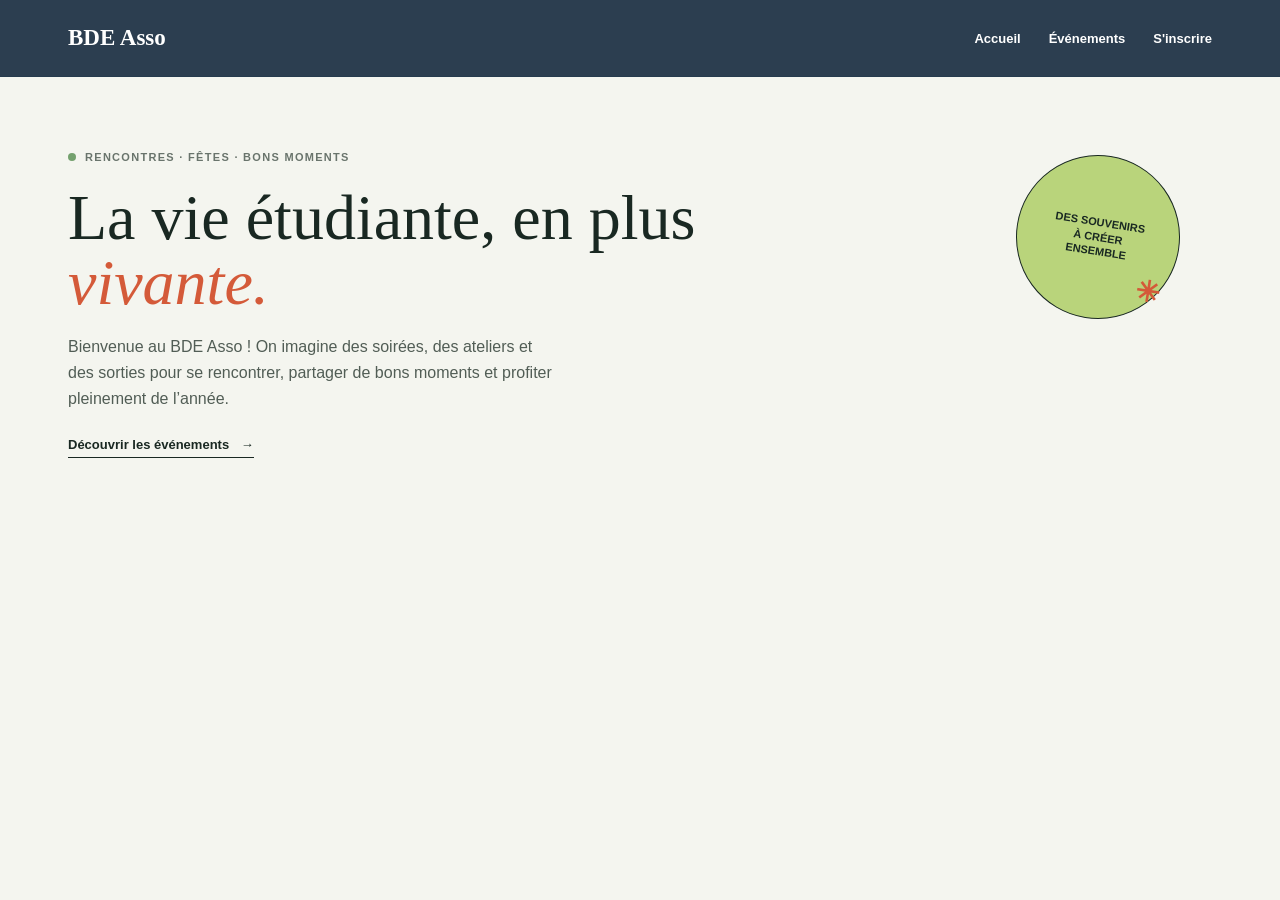
<file: index.html>
<!DOCTYPE html>
<html lang="fr">
<head>
    <meta charset="UTF-8">
    <meta name="viewport" content="width=device-width, initial-scale=1.0">
    <title>BDE Asso - La vie étudiante</title>
    <link rel="stylesheet" href="style.css">
</head>
<body>
    <!-- Navigation -->
    <header>
        <nav class="navbar">
            <div class="logo">BDE Asso</div>
            <ul class="nav-links">
                <li><a href="index.html" aria-current="page">Accueil</a></li>
                <li><a href="event.html">Événements</a></li>
                <li><a href="inscription.html">S'inscrire</a></li>
            </ul>
        </nav>
    </header>


    <main>
        <section id="presentation" class="intro" aria-labelledby="page-title">
            <p class="eyebrow"><span></span> Rencontres · Fêtes · Bons moments</p>
            <h1 id="page-title">La vie étudiante, en plus <span>vivante.</span></h1>
            <p class="intro-copy">Bienvenue au BDE Asso ! On imagine des soirées, des ateliers et des sorties pour se rencontrer, partager de bons moments et profiter pleinement de l’année.</p>
            <a class="text-link" href="event.html">Découvrir les événements <span aria-hidden="true">→</span></a>
            <div class="intro-stamp" aria-label="Des souvenirs à créer ensemble">
                DES SOUVENIRS<br>À CRÉER<br>ENSEMBLE
                <span class="stamp-star" aria-hidden="true">✳</span>
            </div>
        </section>

    </main>

</body>
</html>
</file>
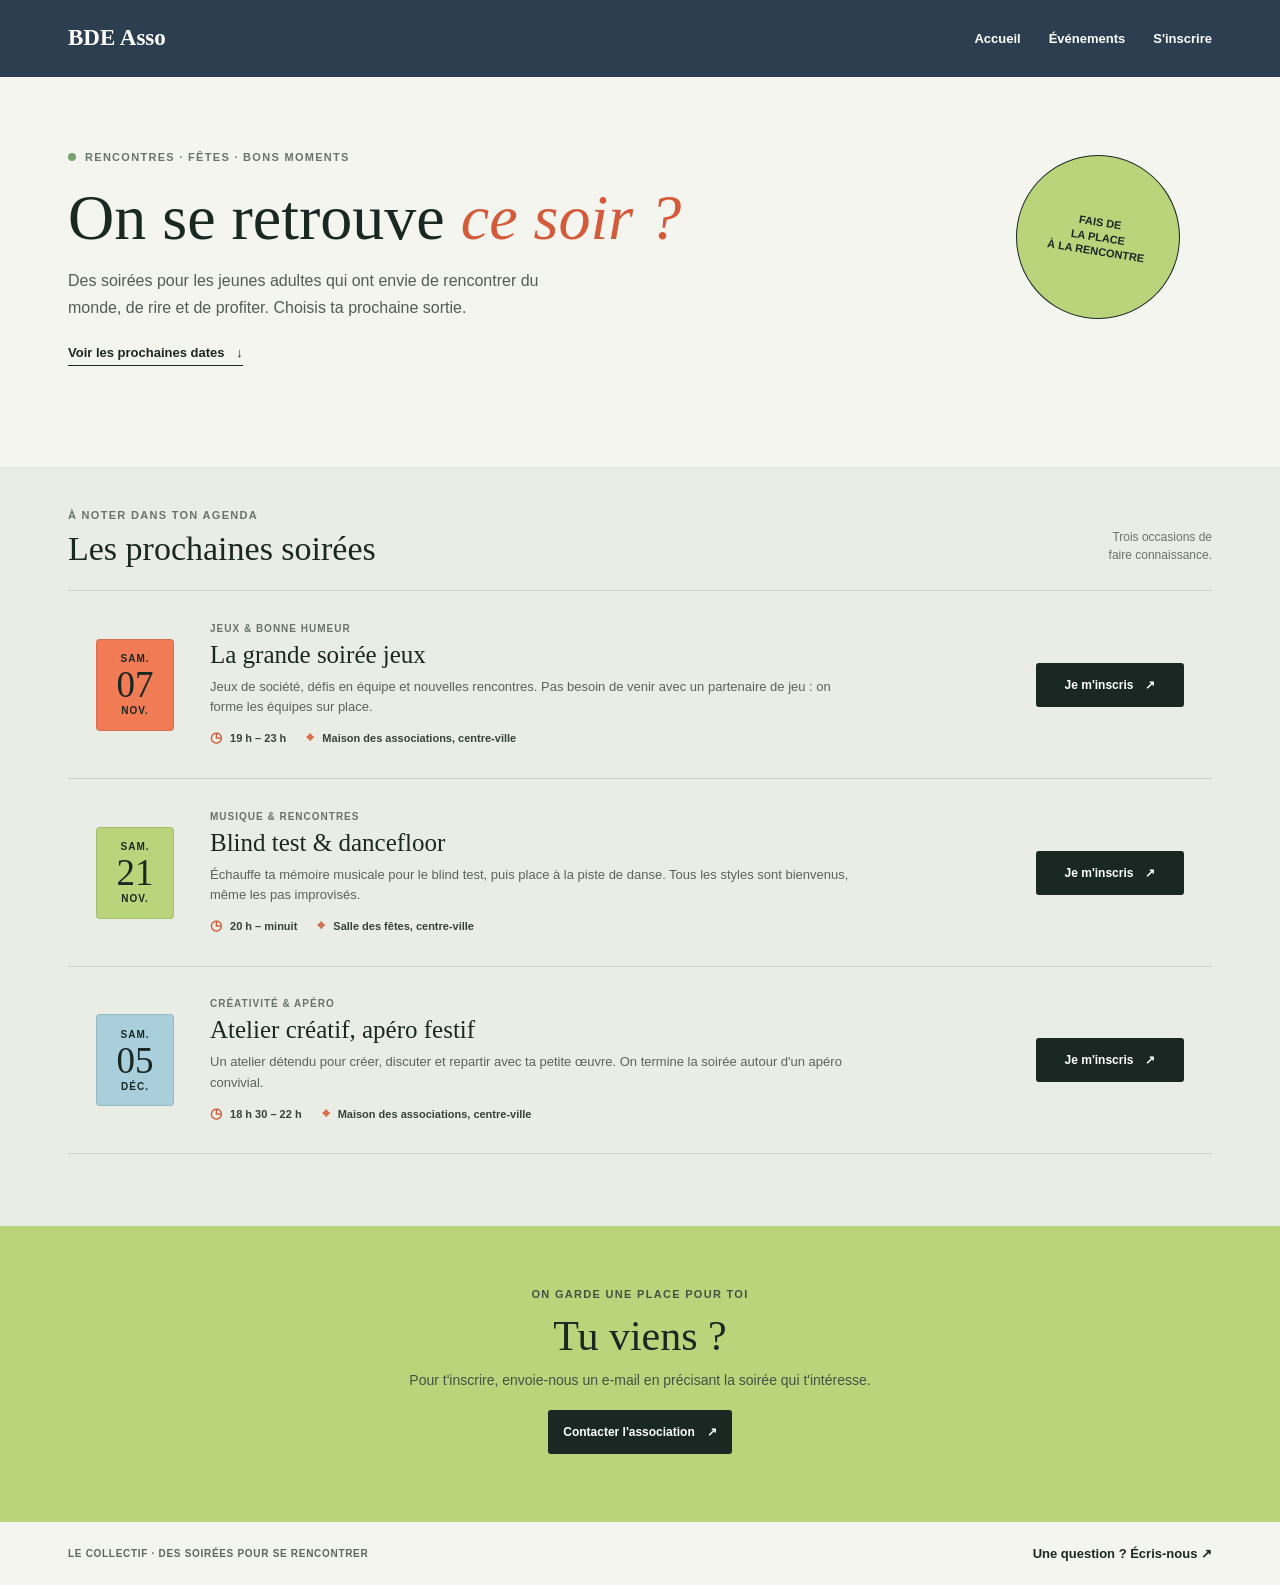
<file: event.html>
<!DOCTYPE html>
<html lang="fr">
<head>
	<meta charset="UTF-8">
	<meta name="viewport" content="width=device-width, initial-scale=1.0">
	<meta name="theme-color" content="#f4f2eb">
	<title>Nos soirées | Le collectif</title>
	<link rel="stylesheet" href="style.css">
</head>
<body>
	<header>
		<nav class="navbar">
			<div class="logo">BDE Asso</div>
			<ul class="nav-links">
				<li><a href="index.html">Accueil</a></li>
				<li><a href="event.html">Événements</a></li>
				<li><a href="inscription.html">S'inscrire</a></li>
			</ul>
		</nav>
	</header>

	<main>
		<section class="intro" id="presentation" aria-labelledby="page-title">
			<p class="eyebrow"><span></span> Rencontres · Fêtes · Bons moments</p>
			<h1 id="page-title">On se retrouve <span>ce soir&nbsp;?</span></h1>
			<p class="intro-copy">Des soirées pour les jeunes adultes qui ont envie de rencontrer du monde, de rire et de profiter. Choisis ta prochaine sortie.</p>
			<a class="text-link" href="#evenements">Voir les prochaines dates <span aria-hidden="true">↓</span></a>
			<div class="intro-stamp" aria-hidden="true">
				<span>FAIS DE<br>LA PLACE<br>À LA RENCONTRE</span>
			</div>
		</section>

		<section class="events" id="evenements" aria-labelledby="events-title">
			<div class="section-heading">
				<div>
					<p class="eyebrow">À noter dans ton agenda</p>
					<h2 id="events-title">Les prochaines soirées</h2>
				</div>
				<p class="section-note">Trois occasions de<br>faire connaissance.</p>
			</div>

			<article class="event event-orange">
				<div class="event-date" aria-label="Samedi 7 novembre 2026">
					<span>SAM.</span>
					<strong>07</strong>
					<span>NOV.</span>
				</div>
				<div class="event-main">
					<p class="event-type">Jeux & bonne humeur</p>
					<h3>La grande soirée jeux</h3>
					<p class="event-description">Jeux de société, défis en équipe et nouvelles rencontres. Pas besoin de venir avec un partenaire de jeu : on forme les équipes sur place.</p>
					<div class="event-details">
						<span><span aria-hidden="true">◷</span> 19 h – 23 h</span>
						<span><span aria-hidden="true">⌖</span> Maison des associations, centre-ville</span>
					</div>
				</div>
				<a class="register-button" href="#inscription">
					Je m'inscris <span aria-hidden="true">↗</span>
				</a>
			</article>

			<article class="event event-green">
				<div class="event-date" aria-label="Samedi 21 novembre 2026">
					<span>SAM.</span>
					<strong>21</strong>
					<span>NOV.</span>
				</div>
				<div class="event-main">
					<p class="event-type">Musique & rencontres</p>
					<h3>Blind test & dancefloor</h3>
					<p class="event-description">Échauffe ta mémoire musicale pour le blind test, puis place à la piste de danse. Tous les styles sont bienvenus, même les pas improvisés.</p>
					<div class="event-details">
						<span><span aria-hidden="true">◷</span> 20 h – minuit</span>
						<span><span aria-hidden="true">⌖</span> Salle des fêtes, centre-ville</span>
					</div>
				</div>
				<a class="register-button" href="#inscription">
					Je m'inscris <span aria-hidden="true">↗</span>
				</a>
			</article>

			<article class="event event-blue">
				<div class="event-date" aria-label="Samedi 5 décembre 2026">
					<span>SAM.</span>
					<strong>05</strong>
					<span>DÉC.</span>
				</div>
				<div class="event-main">
					<p class="event-type">Créativité & apéro</p>
					<h3>Atelier créatif, apéro festif</h3>
					<p class="event-description">Un atelier détendu pour créer, discuter et repartir avec ta petite œuvre. On termine la soirée autour d'un apéro convivial.</p>
					<div class="event-details">
						<span><span aria-hidden="true">◷</span> 18 h 30 – 22 h</span>
						<span><span aria-hidden="true">⌖</span> Maison des associations, centre-ville</span>
					</div>
				</div>
				<a class="register-button" href="#inscription">
					Je m'inscris <span aria-hidden="true">↗</span>
				</a>
			</article>
		</section>

		<section class="signup" id="inscription" aria-labelledby="signup-title">
			<p class="eyebrow">On garde une place pour toi</p>
			<h2 id="signup-title">Tu viens ?</h2>
			<p>Pour t'inscrire, envoie-nous un e-mail en précisant la soirée qui t'intéresse.</p>
			<a class="register-button" href="">
				Contacter l'association <span aria-hidden="true">↗</span>
			</a>
		</section>
	</main>

	<footer class="site-footer">
		<span>LE COLLECTIF · DES SOIRÉES POUR SE RENCONTRER</span>
		<a href="">Une question ? Écris-nous <span aria-hidden="true">↗</span></a>
	</footer>
</body>
</html>
</file>
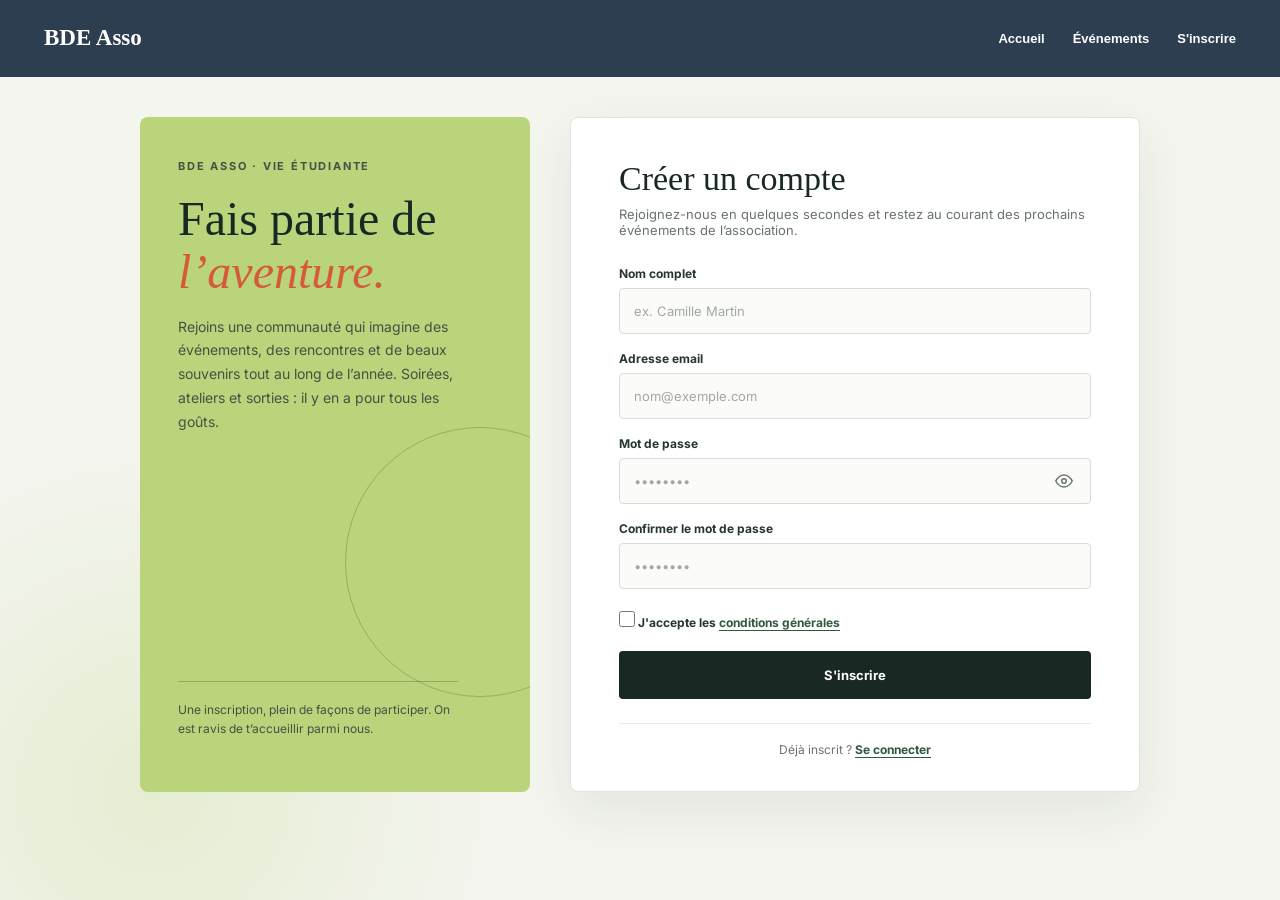
<file: inscription.html>
<!DOCTYPE html>
<html lang="fr">
<head>
    <meta charset="UTF-8">
    <meta name="viewport" content="width=device-width, initial-scale=1.0">
    <title>Créer un compte - Inscription</title>
    <link rel="stylesheet" href="style.css">
    <link rel="preconnect" href="https://fonts.googleapis.com">
    <link rel="preconnect" href="https://fonts.gstatic.com" crossorigin>
    <link href="https://fonts.googleapis.com/css2?family=Inter:wght@400;500;600;700&display=swap" rel="stylesheet">
    <style>
       
        *, *::before, *::after {
            box-sizing: border-box;
        }

        body.registration-page {
            /* Retrait de min-width: 1120px */
            min-height: 100vh;
            margin: 0;
            background:
                radial-gradient(circle at 12% 88%, rgba(185, 212, 123, 0.25), transparent 22rem),
                #f4f5ef;
            font-family: "Inter", "Trebuchet MS", Arial, sans-serif;
        }

        .registration-header {
            border-bottom: 1px solid #263b4e;
            background: #2c3e50;
        }

        .registration-header .navbar {
            min-height: 76px;
            font-family: "Trebuchet MS", Arial, sans-serif;
            display: flex;
            align-items: center;
            justify-content: space-between;
            padding: 0 24px;
            flex-wrap: wrap;
            gap: 12px;
        }

        /* Conteneur principal fluide */
        .registration-layout {
            display: grid;
            width: 100%;
            max-width: 1040px;
            grid-template-columns: 390px 1fr;
            gap: 40px;
            margin: 40px auto 60px;
            padding: 0 20px;
            align-items: stretch;
        }

        /* Colonne de gauche (bannière verte) */
        .registration-intro {
            position: relative;
            display: flex;
            min-height: 550px;
            flex-direction: column;
            justify-content: space-between;
            overflow: hidden;
            padding: 42px 38px;
            border-radius: 8px;
            background: #b9d47b;
        }

        .registration-intro::after {
            position: absolute;
            right: -85px;
            bottom: 95px;
            width: 270px;
            height: 270px;
            border: 1px solid rgba(25, 40, 34, 0.22);
            border-radius: 50%;
            content: "";
            pointer-events: none;
        }

        .registration-kicker {
            margin: 0;
            color: #435244;
            font-size: 11px;
            font-weight: 700;
            letter-spacing: 1.8px;
            text-transform: uppercase;
        }

        .registration-intro h1 {
            position: relative;
            z-index: 1;
            margin: 20px 0 16px;
            font-family: Georgia, "Times New Roman", serif;
            font-size: clamp(32px, 5vw, 48px);
            font-weight: 400;
            line-height: 1.1;
        }

        .registration-intro h1 span {
            color: #d45a39;
            font-style: italic;
        }

        .registration-intro-copy {
            position: relative;
            z-index: 1;
            max-width: 290px;
            margin: 0;
            color: #435244;
            font-size: 14px;
            line-height: 1.7;
        }

        .registration-note {
            position: relative;
            z-index: 1;
            max-width: 280px;
            padding-top: 18px;
            border-top: 1px solid rgba(25, 40, 34, 0.25);
            color: #435244;
            font-size: 12px;
            line-height: 1.6;
        }

        /* Colonne de droite (formulaire) */
        .registration-card {
            padding: 42px 48px 34px;
            border: 1px solid #e0e4dc;
            border-radius: 8px;
            background: #fff;
            box-shadow: 0 18px 55px rgba(25, 40, 34, 0.08);
        }

        .registration-card h2 {
            margin: 0 0 8px;
            font-family: Georgia, "Times New Roman", serif;
            font-size: clamp(26px, 4vw, 34px);
            font-weight: 400;
        }

        .registration-card > p {
            margin: 0 0 28px;
            color: #69746c;
            font-size: 13px;
        }

        .registration-form .form-group {
            margin-bottom: 17px;
        }

        .registration-form .form-group > label {
            display: block;
            margin-bottom: 7px;
            color: #26372e;
            font-size: 12px;
            font-weight: 700;
        }

        .registration-form .input-wrapper {
            position: relative;
        }

        .registration-form input[type="text"],
        .registration-form input[type="email"],
        .registration-form input[type="password"] {
            width: 100%;
            height: 46px;
            padding: 0 14px;
            border: 1px solid #d9ded5;
            border-radius: 4px;
            outline: none;
            background: #fbfcf9;
            color: #192822;
            font: inherit;
            font-size: 13px;
            transition: border-color 160ms ease, box-shadow 160ms ease;
        }

        .registration-form input::placeholder {
            color: #a0a9a1;
        }

        .registration-form input:focus {
            border-color: #719264;
            box-shadow: 0 0 0 3px rgba(113, 146, 100, 0.15);
        }

        .registration-form .btn-toggle-password {
            position: absolute;
            top: 50%;
            right: 12px;
            display: grid;
            width: 30px;
            height: 30px;
            place-items: center;
            transform: translateY(-50%);
            border: 0;
            background: transparent;
            color: #69746c;
            cursor: pointer;
        }

        .registration-form .eye-icon {
            width: 18px;
            height: 18px;
        }

        .registration-form .checkbox-group {
            margin-top: 22px;
            margin-bottom: 21px;
        }

        .registration-form .custom-checkbox {
            display: flex;
            align-items: center;
            gap: 10px;
            color: #515d55;
            font-size: 12px;
            cursor: pointer;
        }

        .registration-form .custom-checkbox input {
            width: 16px;
            height: 16px;
            margin: 0;
            accent-color: #26372e;
            flex-shrink: 0;
        }

        .registration-form .label-text a,
        .registration-footer a {
            color: #315841;
            font-weight: 700;
            text-decoration-thickness: 1px;
            text-underline-offset: 3px;
        }

        .registration-form .error-msg {
            display: block;
            min-height: 0;
            color: #b34335;
            font-size: 11px;
        }

        .registration-form .btn-submit {
            display: flex;
            width: 100%;
            height: 48px;
            align-items: center;
            justify-content: center;
            gap: 10px;
            border: 0;
            border-radius: 4px;
            background: #192822;
            color: #fff;
            font: inherit;
            font-size: 13px;
            font-weight: 700;
            cursor: pointer;
            transition: background-color 160ms ease, transform 160ms ease;
        }

        .registration-form .btn-submit:hover {
            transform: translateY(-1px);
            background: #d45a39;
        }

        .registration-form .btn-submit:focus-visible,
        .registration-form .btn-toggle-password:focus-visible,
        .registration-form a:focus-visible,
        .registration-footer a:focus-visible {
            outline: 3px solid #d45a39;
            outline-offset: 3px;
        }

        .registration-success {
            margin-top: 16px;
            padding: 12px 14px;
            border: 1px solid #b9d47b;
            border-radius: 4px;
            background: #f2f7e9;
            color: #315841;
            font-size: 12px;
        }

        .registration-footer {
            margin: 24px 0 0;
            padding-top: 18px;
            border-top: 1px solid #e8ebe5;
            color: #69746c;
            font-size: 12px;
            text-align: center;
        }

        .registration-footer p {
            margin: 0;
        }

        a:focus-visible {
            outline-offset: 3px;
        }

        /* MEDIA QUERIES (RESPONSIVE) */

        /* Tablettes et écrans intermédiaires  */
        @media (max-width: 900px) {
            .registration-layout {
                grid-template-columns: 1fr; /* Passage sur 1 seule colonne */
                max-width: 580px;
                margin: 28px auto 48px;
                gap: 24px;
            }

            .registration-intro {
                min-height: auto;
                gap: 24px;
                padding: 32px 28px;
            }

            .registration-intro-copy,
            .registration-note {
                max-width: 100%;
            }
        }

        /* Mobiles  */
        @media (max-width: 576px) {
            .registration-layout {
                padding: 0 14px;
                margin: 16px auto 32px;
            }

            .registration-card {
                padding: 28px 20px 24px;
            }

            .registration-intro {
                padding: 24px 20px;
            }
        }
    </style>
</head>
<body class="registration-page">
    <header class="registration-header">
        <nav class="navbar">
            <div class="logo">BDE Asso</div>
            <ul class="nav-links">
                <li><a href="index.html">Accueil</a></li>
                <li><a href="event.html">Événements</a></li>
                <li><a href="inscription.html" aria-current="page">S'inscrire</a></li>
            </ul>
        </nav>
    </header>

    <main class="registration-layout">
        <section class="registration-intro" aria-labelledby="registration-title">
            <div>
                <p class="registration-kicker">BDE Asso · Vie étudiante</p>
                <h1 id="registration-title">Fais partie de <span>l’aventure.</span></h1>
                <p class="registration-intro-copy">Rejoins une communauté qui imagine des événements, des rencontres et de beaux souvenirs tout au long de l’année. Soirées, ateliers et sorties : il y en a pour tous les goûts.</p>
            </div>
            <p class="registration-note">Une inscription, plein de façons de participer. On est ravis de t’accueillir parmi nous.</p>
        </section>

        <section class="registration-card" aria-labelledby="form-title">
            <h2 id="form-title">Créer un compte</h2>
            <p>Rejoignez-nous en quelques secondes et restez au courant des prochains événements de l’association.</p>

            <form id="signupForm" class="registration-form" novalidate>
                <div class="form-group">
                    <label for="fullname">Nom complet</label>
                    <div class="input-wrapper">
                        <input type="text" id="fullname" name="fullname" placeholder="ex. Camille Martin" autocomplete="name">
                    </div>
                    <small class="error-msg" id="fullnameError"></small>
                </div>

                <div class="form-group">
                    <label for="email">Adresse email</label>
                    <div class="input-wrapper">
                        <input type="email" id="email" name="email" placeholder="nom@exemple.com" autocomplete="email">
                    </div>
                    <small class="error-msg" id="emailError"></small>
                </div>

                <div class="form-group">
                    <label for="password">Mot de passe</label>
                    <div class="input-wrapper">
                        <input type="password" id="password" name="password" placeholder="••••••••" autocomplete="new-password">
                        <button type="button" class="btn-toggle-password" id="togglePassword" aria-label="Afficher ou masquer le mot de passe">
                            <svg class="eye-icon" viewBox="0 0 24 24" fill="none" stroke="currentColor" stroke-width="2" stroke-linecap="round" stroke-linejoin="round" aria-hidden="true">
                                <path d="M1 12s4-8 11-8 11 8 11 8-4 8-11 8-11-8-11-8z"></path>
                                <circle cx="12" cy="12" r="3"></circle>
                            </svg>
                        </button>
                    </div>
                </div>

                <div class="form-group">
                    <label for="confirmPassword">Confirmer le mot de passe</label>
                    <div class="input-wrapper">
                        <input type="password" id="confirmPassword" name="confirmPassword" placeholder="••••••••" autocomplete="new-password">
                    </div>
                    <small class="error-msg" id="confirmPasswordError"></small>
                </div>

                <div class="form-group checkbox-group">
                    <label class="custom-checkbox" for="terms">
                        <input type="checkbox" id="terms" name="terms">
                        <span class="label-text">J'accepte les <a href="#">conditions générales</a></span>
                    </label>
                    <small class="error-msg" id="termsError"></small>
                </div>

                <button type="submit" class="btn-submit" id="submitBtn">
                    <span class="btn-text">S'inscrire</span>
                    <span class="btn-loader" style="display: none;"></span>
                </button>
            </form>

            <div id="alertSuccess" class="registration-success" style="display: none;">
                <span>Inscription validée avec succès !</span>
            </div>

            <footer class="registration-footer">
                <p>Déjà inscrit ? <a href="#">Se connecter</a></p>
            </footer>
        </section>
    </main>
</body>
</html>
</file>
<file: style.css>
:root {
	--ink: #192822;
	--paper: #f4f5ef;
	--muted: #69746c;
	--line: #d9ded5;
	--orange: #f17b55;
	--green: #b9d47b;
	--blue: #a9cedc;
}

* {
	box-sizing: border-box;
}

html {
	scroll-behavior: smooth;
}

body {
	margin: 0;
	background: var(--paper);
	color: var(--ink);
	font-family: "Trebuchet MS", Arial, sans-serif;
	-webkit-font-smoothing: antialiased;
}

a {
	color: inherit;
}

header {
	border-bottom: 1px solid #263b4e;
	background-color: #2c3e50;
}

.navbar {
	display: flex;
	max-width: 1240px;
	min-height: 76px;
	align-items: center;
	justify-content: space-between;
	gap: 24px;
	margin: 0 auto;
	padding: 16px 48px;
	color: white;
}

.logo {
	font-family: Georgia, "Times New Roman", serif;
	font-size: 23px;
	font-weight: 700;
}

.nav-links {
	display: flex;
	align-items: center;
	gap: 28px;
	margin: 0;
	padding: 0;
	list-style: none;
}

.nav-links a {
	color: white;
	font-size: 13px;
	font-weight: 700;
	text-decoration: none;
}

.nav-links a:hover {
	color: var(--green);
	text-decoration: underline;
}

main {
	width: 100%;
}

.intro {
	position: relative;
	max-width: 1240px;
	min-height: 390px;
	margin: 0 auto;
	padding: 74px 48px 64px;
	overflow: hidden;
}

.eyebrow {
	margin: 0;
	color: var(--muted);
	font-size: 11px;
	font-weight: 800;
	letter-spacing: 1.3px;
	text-transform: uppercase;
}

.intro .eyebrow {
	display: flex;
	align-items: center;
	gap: 9px;
}

.intro .eyebrow span {
	width: 8px;
	height: 8px;
	border-radius: 50%;
	background: #74a16e;
}

h1,
h2,
h3,
p {
	margin-top: 0;
}

h1 {
	max-width: 760px;
	margin: 22px 0 18px;
	font-family: Georgia, "Times New Roman", serif;
	font-size: 64px;
	font-weight: 400;
	line-height: 1.02;
}

h1 span {
	color: #d45a39;
	font-style: italic;
}

.intro-copy {
	max-width: 490px;
	margin-bottom: 22px;
	color: #515d55;
	font-size: 16px;
	line-height: 1.65;
}

.text-link {
	display: inline-block;
	padding-bottom: 5px;
	border-bottom: 1px solid var(--ink);
	font-size: 13px;
	font-weight: 800;
	text-decoration: none;
}

.text-link span {
	margin-left: 8px;
}

.intro-stamp {
	position: absolute;
	top: 78px;
	right: 80px;
	display: flex;
	width: 164px;
	height: 164px;
	flex-direction: column;
	align-items: center;
	justify-content: center;
	transform: rotate(9deg);
	border: 1px solid var(--ink);
	border-radius: 50%;
	background: var(--green);
	font-size: 11px;
	font-weight: 900;
	line-height: 1.35;
	text-align: center;
}

.stamp-star {
	position: absolute;
	right: 12px;
	bottom: 14px;
	color: #d45a39;
	font-size: 29px;
}

.events {
	padding: 42px max(48px, calc((100% - 1144px) / 2)) 72px;
	background: #e9ede5;
}

.section-heading {
	display: flex;
	max-width: 1144px;
	align-items: end;
	justify-content: space-between;
	margin: 0 auto 22px;
}

.section-heading h2 {
	margin: 9px 0 0;
	font-family: Georgia, "Times New Roman", serif;
	font-size: 34px;
	font-weight: 400;
}

.section-note {
	margin: 0 0 4px;
	color: var(--muted);
	font-size: 12px;
	line-height: 1.5;
	text-align: right;
}

.event {
	display: grid;
	max-width: 1144px;
	min-height: 188px;
	grid-template-columns: 88px minmax(0, 1fr) 148px;
	align-items: center;
	gap: 26px;
	margin: 0 auto;
	padding: 25px 28px;
	border-top: 1px solid #cbd2c9;
}

.event:last-child {
	border-bottom: 1px solid #cbd2c9;
}

.event-date {
	display: flex;
	width: 78px;
	height: 92px;
	flex-direction: column;
	align-items: center;
	justify-content: center;
	gap: 2px;
	border: 1px solid rgba(25, 40, 34, 0.13);
	border-radius: 4px;
	background: var(--orange);
}

.event-green .event-date {
	background: var(--green);
}

.event-blue .event-date {
	background: var(--blue);
}

.event-date span {
	font-size: 10px;
	font-weight: 800;
	letter-spacing: 1px;
}

.event-date strong {
	font-family: Georgia, "Times New Roman", serif;
	font-size: 37px;
	font-weight: 400;
	line-height: 1;
}

.event-type {
	margin-bottom: 7px;
	color: #68736b;
	font-size: 10px;
	font-weight: 800;
	letter-spacing: 1px;
	text-transform: uppercase;
}

.event-main h3 {
	margin-bottom: 8px;
	font-family: Georgia, "Times New Roman", serif;
	font-size: 25px;
	font-weight: 400;
}

.event-description {
	max-width: 650px;
	margin-bottom: 12px;
	color: #59645d;
	font-size: 13px;
	line-height: 1.55;
}

.event-details {
	display: flex;
	flex-wrap: wrap;
	gap: 8px 20px;
	color: #35443a;
	font-size: 11px;
	font-weight: 700;
}

.event-details span span {
	margin-right: 5px;
	color: #d45a39;
	font-size: 14px;
}

.register-button {
	display: inline-flex;
	min-height: 44px;
	align-items: center;
	justify-content: center;
	gap: 12px;
	padding: 0 15px;
	border-radius: 3px;
	background: var(--ink);
	color: white;
	font-size: 12px;
	font-weight: 800;
	text-decoration: none;
	transition: background-color 160ms ease, transform 160ms ease;
}

.register-button:hover {
	transform: translateY(-2px);
	background: #d45a39;
}

.register-button:focus-visible,
a:focus-visible {
	outline: 3px solid #d45a39;
	outline-offset: 4px;
}

.signup {
	padding: 62px 24px 68px;
	background: var(--green);
	text-align: center;
}

.signup .eyebrow,
.signup > p:not(.eyebrow) {
	color: #435244;
}

.signup h2 {
	margin: 12px 0;
	font-family: Georgia, "Times New Roman", serif;
	font-size: 42px;
	font-weight: 400;
}

.signup > p:not(.eyebrow) {
	margin: 0 auto 22px;
	font-size: 14px;
}

.site-footer {
	display: flex;
	max-width: 1240px;
	align-items: center;
	justify-content: space-between;
	gap: 18px;
	margin: 0 auto;
	padding: 24px 48px;
	color: #5b675f;
	font-size: 10px;
	font-weight: 800;
	letter-spacing: 0.7px;
}

.site-footer a {
	color: var(--ink);
	font-size: 13px;
	letter-spacing: 0;
	text-decoration: none;
}

@media (max-width: 760px) {
	.navbar {
		min-height: 68px;
		padding: 14px 22px;
	}

	.nav-links {
		gap: 16px;
	}

	.nav-links a {
		font-size: 12px;
	}

	.intro {
		min-height: 360px;
		padding: 62px 22px 48px;
	}

	h1 {
		max-width: 540px;
		font-size: 50px;
	}

	.intro-copy {
		max-width: 430px;
		font-size: 15px;
	}

	.intro-stamp {
		top: 38px;
		right: 26px;
		width: 104px;
		height: 104px;
		font-size: 8px;
	}

	.stamp-star {
		right: 4px;
		bottom: 7px;
		font-size: 20px;
	}

	.events {
		padding: 38px 22px 52px;
	}

	.event {
		grid-template-columns: 68px minmax(0, 1fr);
		gap: 17px;
		padding: 22px 0;
	}

	.event-date {
		width: 64px;
		height: 80px;
	}

	.event-date strong {
		font-size: 32px;
	}

	.event-main h3 {
		font-size: 22px;
	}

	.event-description {
		font-size: 12px;
	}

	.event .register-button {
		grid-column: 2;
		justify-self: start;
		min-width: 142px;
	}

	.site-footer {
		padding: 22px;
	}
}

@media (max-width: 420px) {
	.navbar {
		gap: 12px;
		padding-right: 14px;
		padding-left: 14px;
	}

	.logo {
		font-size: 18px;
	}

	.nav-links {
		gap: 9px;
	}

	.nav-links a {
		font-size: 10px;
	}

	.intro-stamp {
		top: 30px;
		right: 18px;
		width: 78px;
		height: 78px;
		font-size: 6px;
	}

	.stamp-star {
		display: none;
	}

	h1 {
		max-width: 290px;
		font-size: 43px;
	}

	.section-heading h2 {
		font-size: 29px;
	}

	.section-note {
		font-size: 10px;
	}

	.event {
		grid-template-columns: 56px minmax(0, 1fr);
		gap: 13px;
	}

	.event-date {
		width: 54px;
		height: 74px;
	}

	.event-details {
		gap: 7px;
		font-size: 10px;
	}

	.site-footer {
		align-items: flex-start;
		font-size: 8px;
	}

	.site-footer a {
		font-size: 11px;
		text-align: right;
	}
}

@media (prefers-reduced-motion: reduce) {
	html {
		scroll-behavior: auto;
	}

	*,
	*::before,
	*::after {
		transition-duration: 0.01ms !important;
	}
}
</file>
